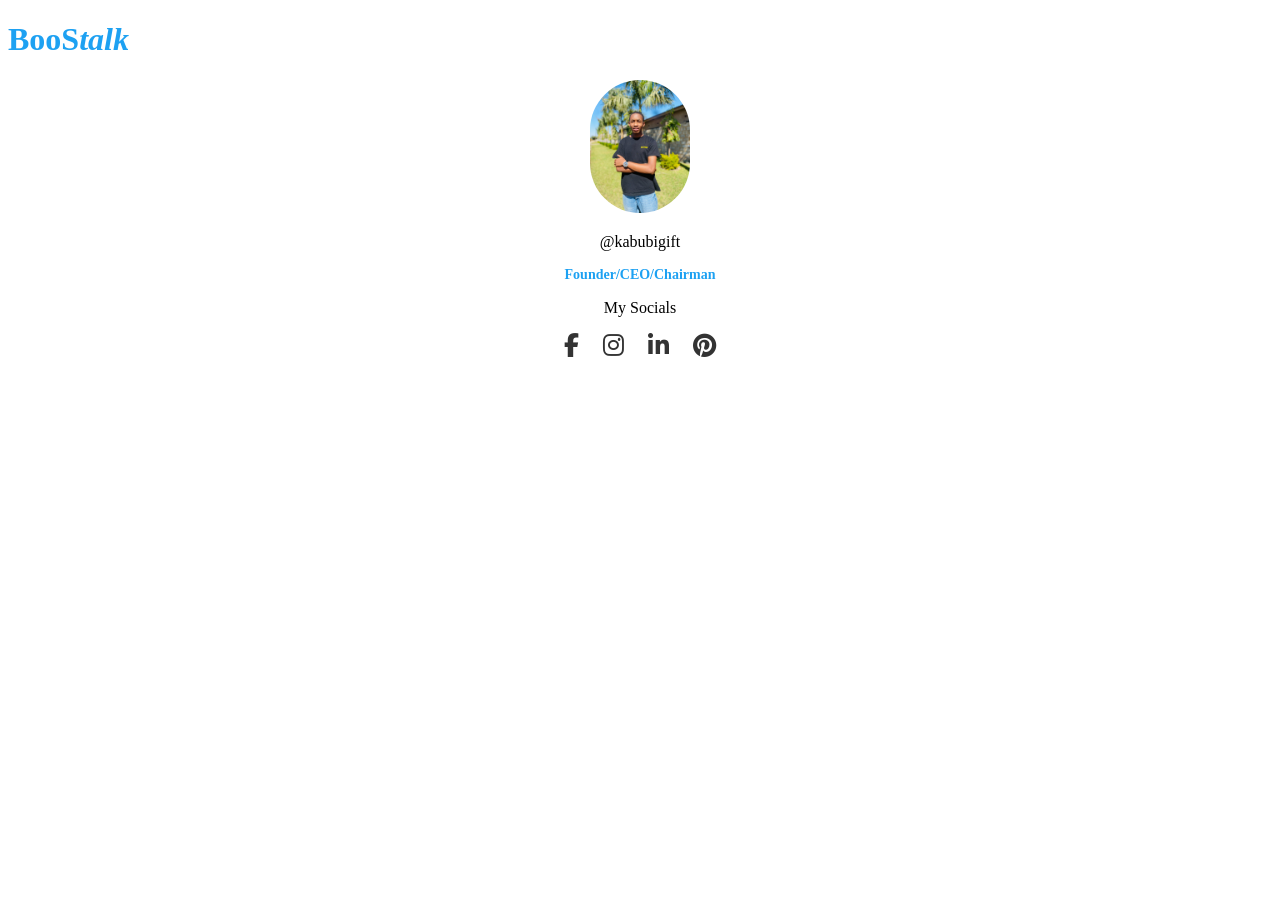
<file: index.html>
<!DOCTYPE html>
<html lang="en">
  <head>
    <meta charset="UTF-8" />
    <meta name="viewport" content="width=device-width, initial-scale=1.0" />



    
    <title>Document</title>
    <link
      rel="stylesheet"
      href="https://cdnjs.cloudflare.com/ajax/libs/font-awesome/6.5.0/css/all.min.css"
    />
    <link rel="stylesheet" href="app.css" />
  </head>
  <body>
    <div class="app-name">
      <h1>BooS<i>talk</i></h1>
    </div>
    <div class="image-container">
      <img src="image2.jpg" alt="My Profile" />
      <p>@kabubigift</p>
      <h2>Founder/CEO/Chairman</h2>
      <p>My Socials</p>
    </div>

    <div class="social-links">
      <a href="https://www.facebook.com" target="_blank"
        ><i class="fab fa-facebook-f"></i
      ></a>

      <a href="https://www.instagram.com" target="_blank">
        <i class="fab fa-instagram"></i
      ></a>
      <a href="https://www.linkedin.com" target="_blank"
        ><i class="fab fa-linkedin-in"></i
      ></a>

      <a href="https://www.pinterest.com" target="_blank"
        ><i class="fab fa-pinterest"></i
      ></a>
    </div>
  </body>
</html>
</file>
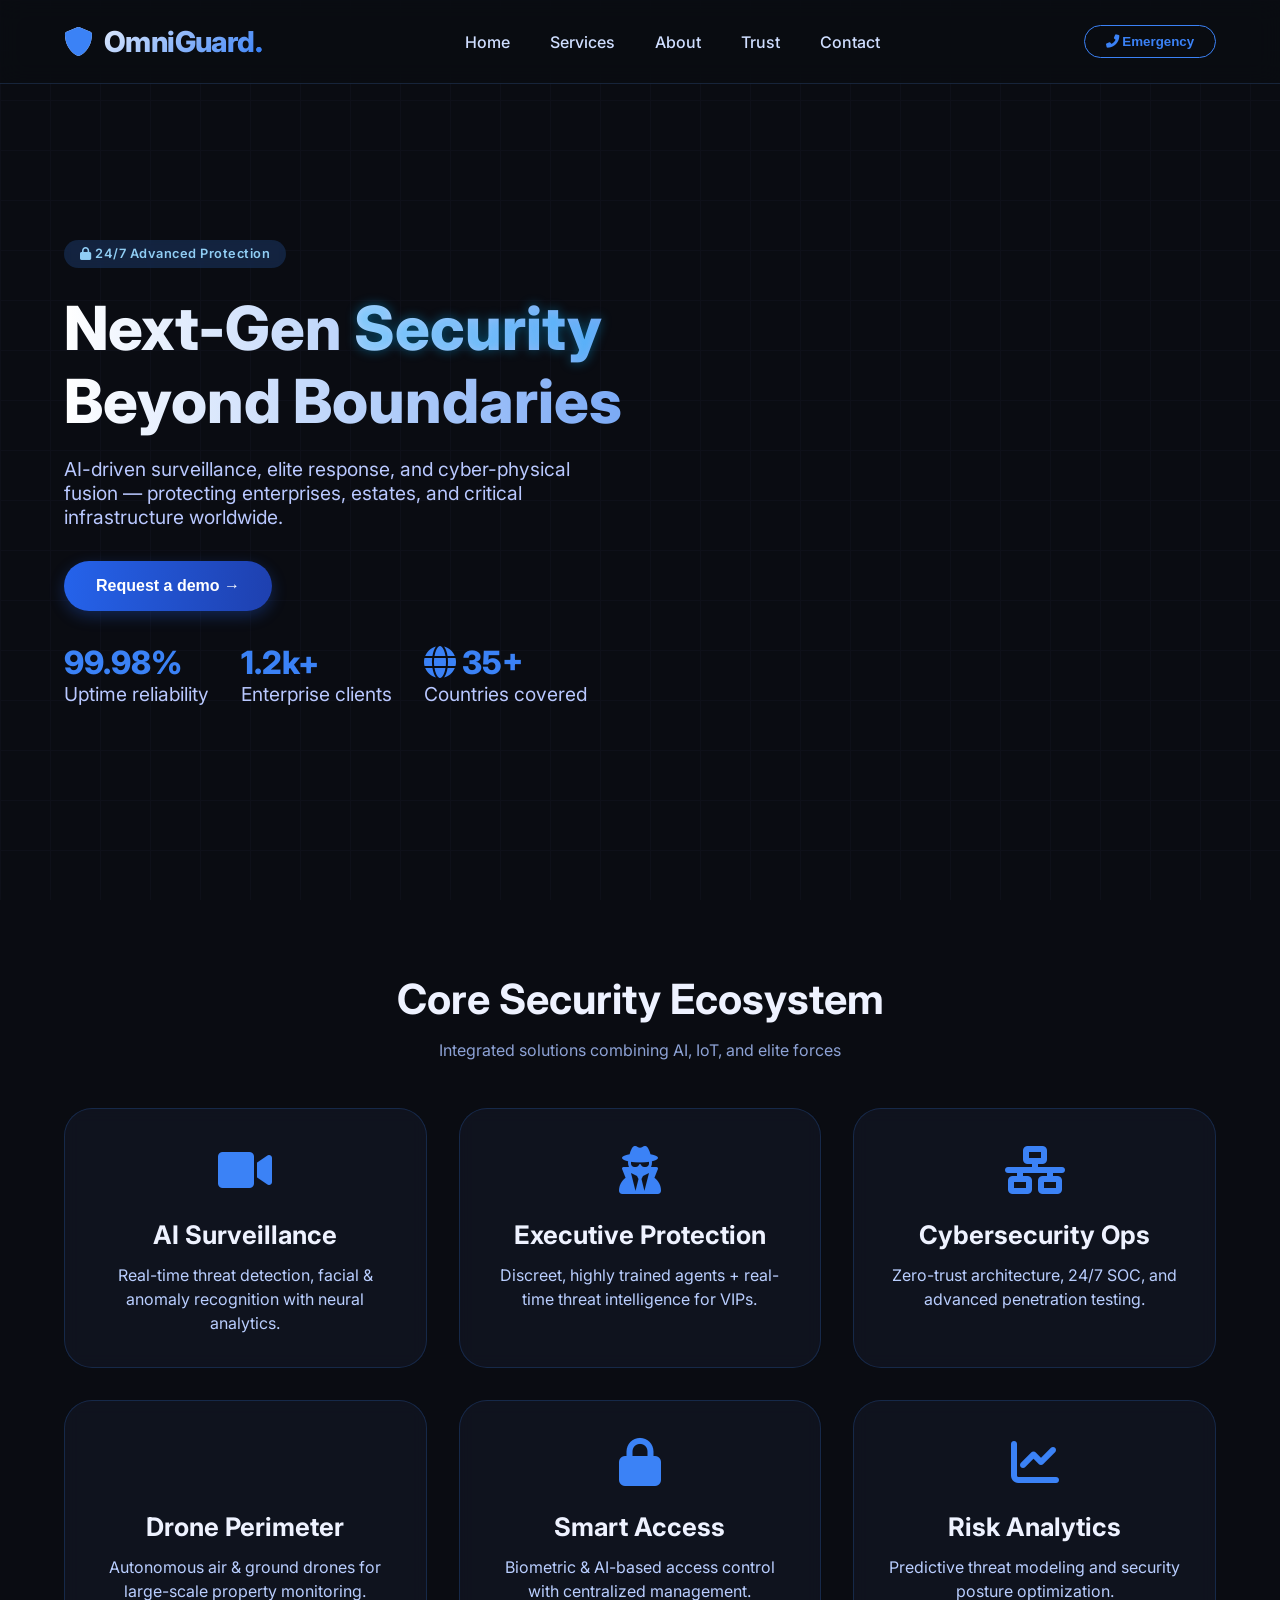
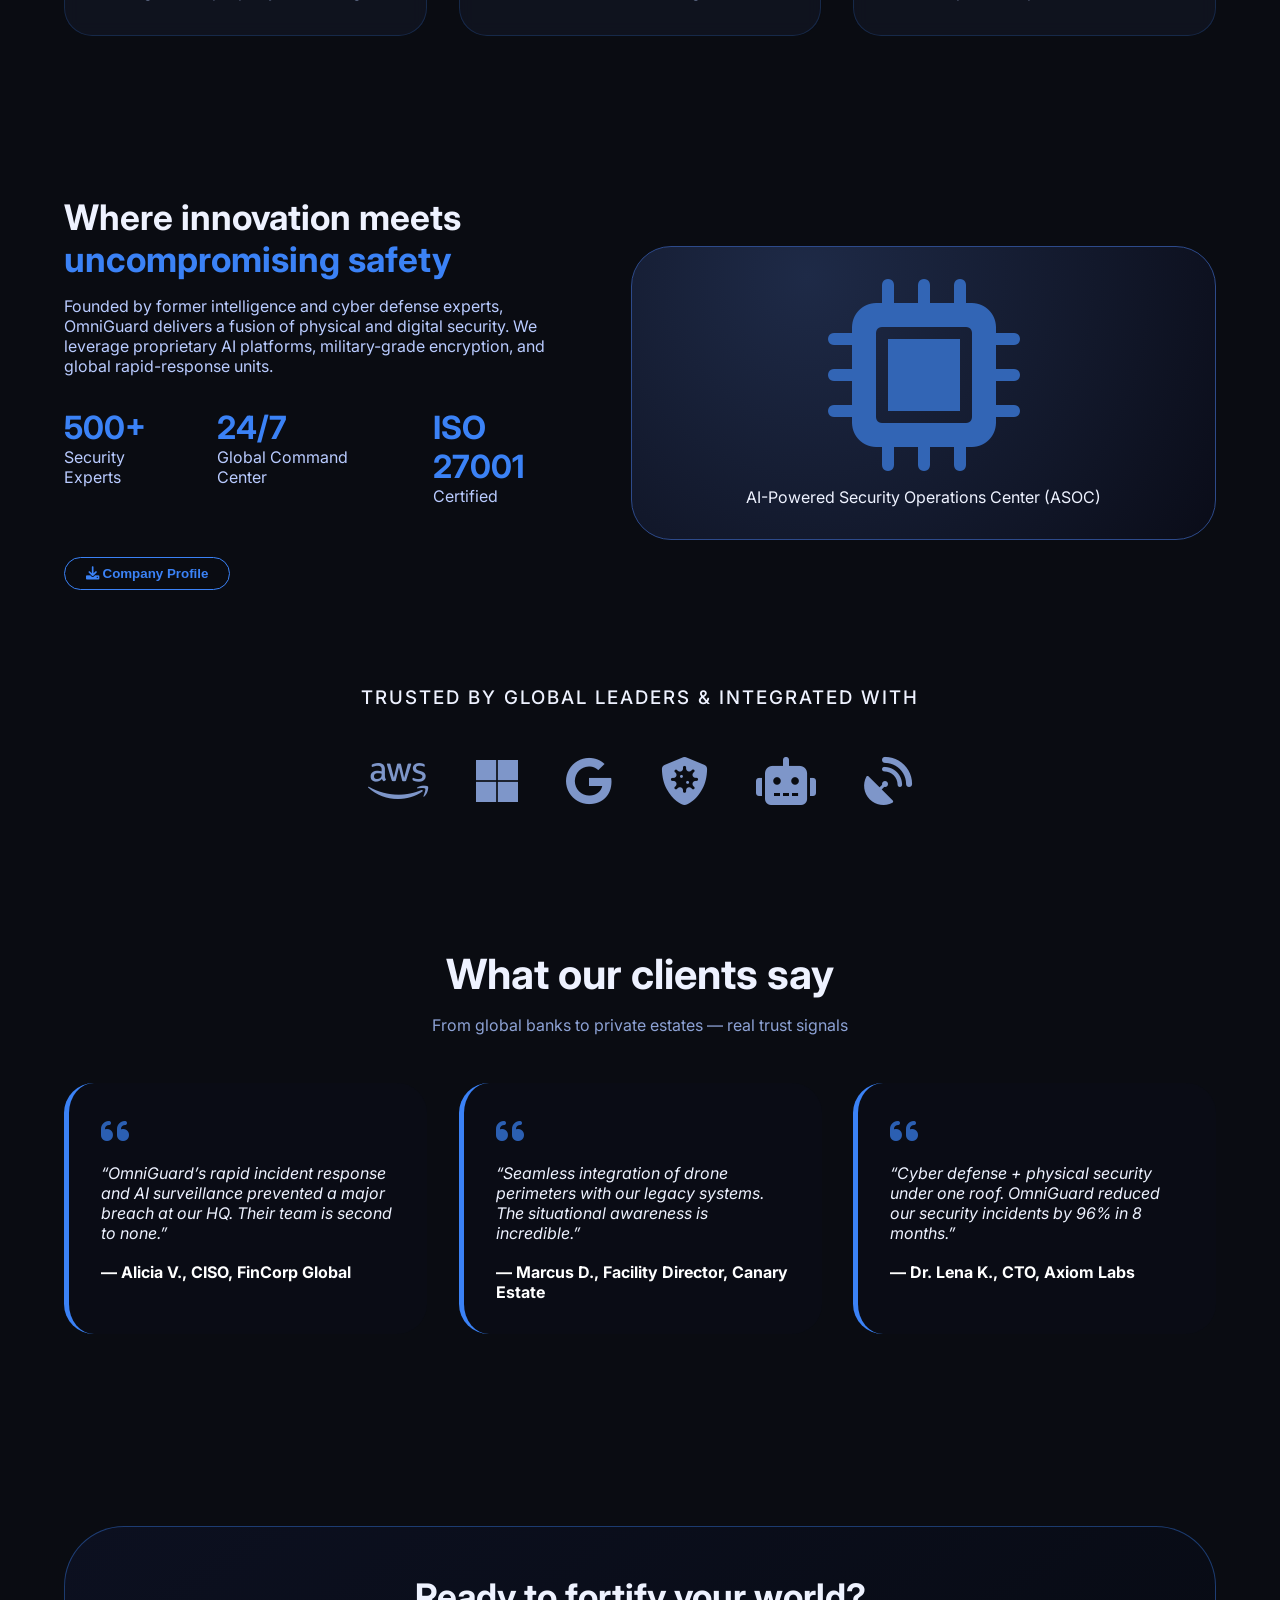
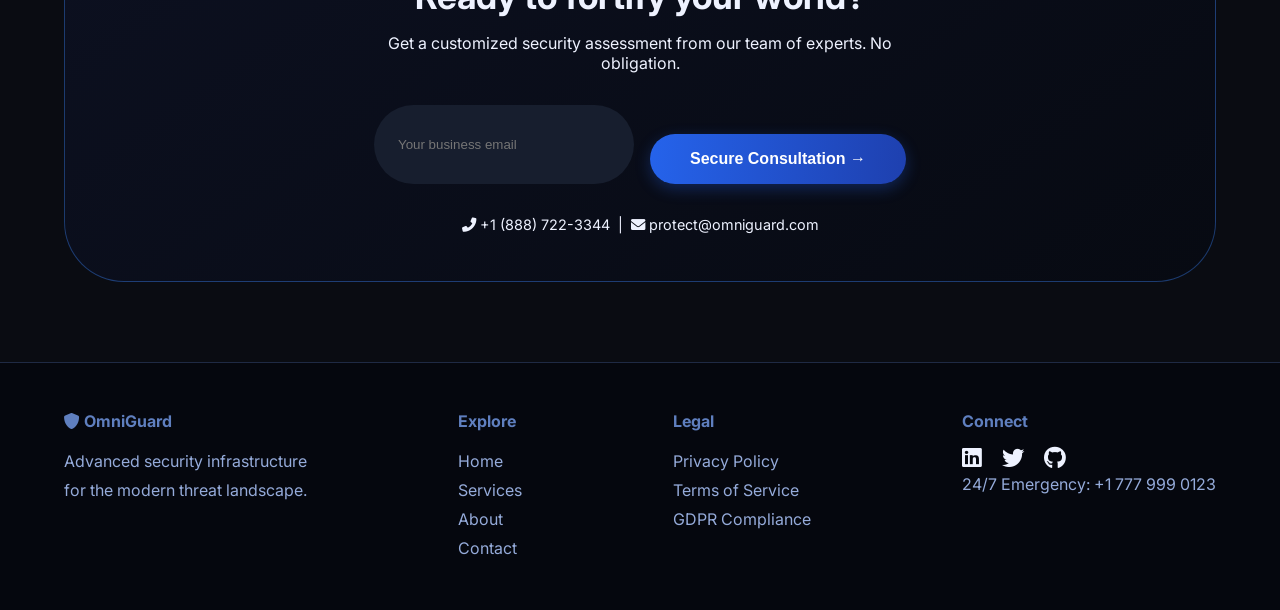
<file: try.html>
<!DOCTYPE html>
<html lang="en">
<head>
  <meta charset="UTF-8">
  <meta name="viewport" content="width=device-width, initial-scale=1.0, viewport-fit=cover">
  <title>OmniGuard | Advanced Security Solutions</title>
  <!-- Google Fonts & Font Awesome -->
  <link href="https://fonts.googleapis.com/css2?family=Inter:opsz,wght@14..32,300;14..32,400;14..32,600;14..32,700;14..32,800&display=swap" rel="stylesheet">
  <link rel="stylesheet" href="https://cdnjs.cloudflare.com/ajax/libs/font-awesome/6.0.0-beta3/css/all.min.css">
  <!-- AOS Library (Scroll animations) -->
  <link href="https://unpkg.com/aos@2.3.1/dist/aos.css" rel="stylesheet">
  <style>
    * {
      margin: 0;
      padding: 0;
      box-sizing: border-box;
    }

    body {
      font-family: 'Inter', sans-serif;
      background-color: #0a0c12;
      color: #eef2ff;
      scroll-behavior: smooth;
      overflow-x: hidden;
    }

    /* custom scrollbar */
    ::-webkit-scrollbar {
      width: 8px;
    }
    ::-webkit-scrollbar-track {
      background: #11141f;
    }
    ::-webkit-scrollbar-thumb {
      background: #2d5f9e;
      border-radius: 10px;
    }

    /* background subtle grid */
    .bg-grid {
      position: fixed;
      top: 0;
      left: 0;
      width: 100%;
      height: 100%;
      background-image: 
        linear-gradient(#1e2438 1px, transparent 1px),
        linear-gradient(90deg, #1e2438 1px, transparent 1px);
      background-size: 50px 50px;
      opacity: 0.2;
      pointer-events: none;
      z-index: -1;
    }

    /* GLOW EFFECTS */
    .glow-text {
      text-shadow: 0 0 12px rgba(0, 180, 255, 0.4);
    }

    /* navbar */
    .navbar {
      display: flex;
      justify-content: space-between;
      align-items: center;
      padding: 1.5rem 5%;
      backdrop-filter: blur(12px);
      background: rgba(10, 12, 18, 0.75);
      position: sticky;
      top: 0;
      z-index: 100;
      border-bottom: 1px solid rgba(57, 98, 155, 0.3);
      transition: all 0.3s;
    }
    .logo {
      font-size: 1.8rem;
      font-weight: 800;
      letter-spacing: -0.02em;
      background: linear-gradient(135deg, #FFFFFF, #3b82f6);
      -webkit-background-clip: text;
      background-clip: text;
      color: transparent;
    }
    .logo span {
      color: #3b82f6;
      background: none;
      -webkit-background-clip: unset;
    }
    .nav-links {
      display: flex;
      gap: 2.5rem;
      list-style: none;
    }
    .nav-links a {
      text-decoration: none;
      color: #cfdeff;
      font-weight: 500;
      transition: 0.2s;
      font-size: 1rem;
    }
    .nav-links a:hover {
      color: #3b82f6;
      border-bottom: 2px solid #3b82f6;
      padding-bottom: 4px;
    }
    .btn-outline-light {
      border: 1.5px solid #3b82f6;
      background: transparent;
      padding: 0.5rem 1.3rem;
      border-radius: 40px;
      font-weight: 600;
      color: #3b82f6;
      cursor: pointer;
      transition: 0.2s;
    }
    .btn-outline-light:hover {
      background: #3b82f6;
      color: white;
      box-shadow: 0 0 12px #3b82f6;
    }

    /* Hero Section */
    .hero {
      min-height: 90vh;
      display: flex;
      align-items: center;
      padding: 0 5%;
      position: relative;
      justify-content: space-between;
      flex-wrap: wrap;
      gap: 2rem;
    }
    .hero-content {
      flex: 1;
      min-width: 280px;
      z-index: 2;
    }
    .hero-content .badge {
      background: rgba(59,130,246,0.2);
      display: inline-block;
      padding: 0.4rem 1rem;
      border-radius: 40px;
      font-size: 0.8rem;
      font-weight: 600;
      letter-spacing: 0.5px;
      backdrop-filter: blur(4px);
      margin-bottom: 1.5rem;
      color: #90cdf4;
    }
    .hero-content h1 {
      font-size: 3.8rem;
      font-weight: 800;
      line-height: 1.2;
      margin-bottom: 1.2rem;
      background: linear-gradient(to right, #fff, #7aa9f5);
      -webkit-background-clip: text;
      background-clip: text;
      color: transparent;
    }
    .hero-content p {
      font-size: 1.2rem;
      color: #b9c8ff;
      max-width: 550px;
      margin-bottom: 2rem;
    }
    .hero-stats {
      display: flex;
      gap: 2rem;
      margin-top: 2rem;
    }
    .stat h3 {
      font-size: 2rem;
      font-weight: 800;
      color: #3b82f6;
    }
    .hero-image {
      flex: 1;
      display: flex;
      justify-content: center;
      filter: drop-shadow(0 20px 30px rgba(0,0,0,0.5));
    }
    .hero-image i {
      font-size: 22rem;
      color: #1e2a47;
      transition: transform 0.3s;
    }
    .btn-primary {
      background: linear-gradient(95deg, #2563eb, #1e40af);
      border: none;
      padding: 1rem 2rem;
      border-radius: 50px;
      font-weight: 700;
      font-size: 1rem;
      color: white;
      cursor: pointer;
      transition: 0.3s;
      box-shadow: 0 5px 15px rgba(37,99,235,0.3);
    }
    .btn-primary:hover {
      transform: scale(1.03);
      box-shadow: 0 12px 25px rgba(37,99,235,0.5);
    }

    /* section style */
    section {
      padding: 5rem 5%;
    }
    .section-title {
      text-align: center;
      font-size: 2.6rem;
      font-weight: 700;
      margin-bottom: 1rem;
    }
    .section-sub {
      text-align: center;
      color: #8da2d5;
      max-width: 700px;
      margin: 0 auto 3rem auto;
    }

    /* services grid */
    .services-grid {
      display: grid;
      grid-template-columns: repeat(auto-fit, minmax(280px, 1fr));
      gap: 2rem;
      margin-top: 2rem;
    }
    .service-card {
      background: rgba(18, 22, 35, 0.75);
      backdrop-filter: blur(8px);
      border-radius: 28px;
      padding: 2rem;
      border: 1px solid rgba(59,130,246,0.2);
      transition: all 0.3s ease;
      text-align: center;
    }
    .service-card:hover {
      transform: translateY(-8px);
      border-color: #3b82f6;
      box-shadow: 0 20px 35px -15px rgba(0, 0, 0, 0.5);
      background: rgba(25, 30, 45, 0.9);
    }
    .service-icon {
      font-size: 3rem;
      color: #3b82f6;
      margin-bottom: 1.2rem;
    }
    .service-card h3 {
      font-size: 1.6rem;
      margin-bottom: 0.8rem;
    }
    .service-card p {
      color: #b9ceff;
      line-height: 1.5;
    }

    /* about section with floating elements */
    .about-container {
      display: flex;
      flex-wrap: wrap;
      gap: 3rem;
      align-items: center;
    }
    .about-text {
      flex: 1;
    }
    .about-text h2 {
      font-size: 2.2rem;
      margin-bottom: 1rem;
    }
    .about-text p {
      margin-bottom: 1.2rem;
      color: #b9cbff;
    }
    .about-stats {
      display: flex;
      gap: 2rem;
      margin: 2rem 0;
    }
    .about-stats div h4 {
      font-size: 2rem;
      color: #3b82f6;
    }
    .about-image {
      flex: 1;
      background: radial-gradient(circle at 30% 10%, #1e2a47, #0a0c18);
      border-radius: 40px;
      padding: 2rem;
      text-align: center;
      border: 1px solid #2d4a8a;
    }
    .about-image i {
      font-size: 12rem;
      color: #3265b5;
    }

    /* tech carousel / partners */
    .tech-strip {
      display: flex;
      flex-wrap: wrap;
      justify-content: center;
      gap: 3rem;
      margin: 3rem 0;
    }
    .tech-strip i {
      font-size: 3rem;
      color: #7e96c9;
      transition: 0.2s;
    }
    .tech-strip i:hover {
      color: #3b82f6;
      transform: scale(1.1);
    }

    /* Testimonials */
    .testimonials-grid {
      display: grid;
      grid-template-columns: repeat(auto-fit, minmax(300px, 1fr));
      gap: 2rem;
    }
    .testimonial {
      background: rgba(10, 14, 23, 0.7);
      padding: 2rem;
      border-radius: 30px;
      border-left: 5px solid #3b82f6;
      transition: 0.2s;
    }
    .testimonial i {
      color: #3b82f6;
      font-size: 2rem;
      margin-bottom: 1rem;
      opacity: 0.7;
    }
    .testimonial p {
      font-style: italic;
      margin-bottom: 1.2rem;
    }
    .client {
      font-weight: 700;
      color: white;
    }

    /* contact + CTA */
    .cta-section {
      background: linear-gradient(145deg, #0c1020, #070a12);
      border-radius: 60px;
      padding: 3rem;
      text-align: center;
      margin-top: 2rem;
      border: 1px solid rgba(59,130,246,0.4);
    }
    .cta-section h2 {
      font-size: 2.2rem;
    }
    .cta-section .btn-primary {
      margin-top: 1.8rem;
      padding: 1rem 2.5rem;
    }
    footer {
      background: #05070e;
      padding: 3rem 5%;
      display: flex;
      justify-content: space-between;
      flex-wrap: wrap;
      gap: 2rem;
      border-top: 1px solid #1f2a44;
    }
    .footer-col h4 {
      margin-bottom: 1rem;
      color: #5f7fbf;
    }
    .footer-col p, .footer-col a {
      color: #95abda;
      text-decoration: none;
      line-height: 1.8;
    }
    .social-icons i {
      font-size: 1.4rem;
      margin-right: 1rem;
      transition: 0.2s;
      cursor: pointer;
    }
    .social-icons i:hover {
      color: #3b82f6;
    }

    @media (max-width: 768px) {
      .navbar {
        flex-direction: column;
        gap: 1rem;
      }
      .nav-links {
        gap: 1.5rem;
      }
      .hero-content h1 {
        font-size: 2.5rem;
      }
      .hero-image i {
        font-size: 12rem;
      }
      .section-title {
        font-size: 2rem;
      }
    }
  </style>
</head>
<body>
<div class="bg-grid"></div>

<!-- Navigation -->
<nav class="navbar">
  <div class="logo"><i class="fas fa-shield-alt" style="color:#3b82f6; margin-right: 6px;"></i> OmniGuard<span>.</span></div>
  <ul class="nav-links">
    <li><a href="#home">Home</a></li>
    <li><a href="#services">Services</a></li>
    <li><a href="#about">About</a></li>
    <li><a href="#testimonials">Trust</a></li>
    <li><a href="#contact">Contact</a></li>
  </ul>
  <button class="btn-outline-light" id="emergencyBtn"><i class="fas fa-phone-alt"></i> Emergency</button>
</nav>

<!-- Hero Section -->
<section id="home" class="hero">
  <div class="hero-content" data-aos="fade-right" data-aos-duration="1000">
    <div class="badge"><i class="fas fa-lock"></i> 24/7 Advanced Protection</div>
    <h1>Next-Gen <span class="glow-text">Security</span> Beyond Boundaries</h1>
    <p>AI-driven surveillance, elite response, and cyber-physical fusion — protecting enterprises, estates, and critical infrastructure worldwide.</p>
    <button class="btn-primary" onclick="alert('🔒 Connect with our security experts now.')">Request a demo →</button>
    <div class="hero-stats">
      <div class="stat"><h3>99.98%</h3><p>Uptime reliability</p></div>
      <div class="stat"><h3>1.2k+</h3><p>Enterprise clients</p></div>
      <div class="stat"><h3><i class="fas fa-globe"></i> 35+</h3><p>Countries covered</p></div>
    </div>
  </div>
  <div class="hero-image" data-aos="fade-left" data-aos-duration="1000">
    <i class="fas fa-shield-hog"></i>
  </div>
</section>

<!-- Services Section -->
<section id="services">
  <h2 class="section-title" data-aos="fade-up">Core Security Ecosystem</h2>
  <p class="section-sub" data-aos="fade-up">Integrated solutions combining AI, IoT, and elite forces</p>
  <div class="services-grid">
    <div class="service-card" data-aos="zoom-in" data-aos-delay="100">
      <div class="service-icon"><i class="fas fa-video"></i></div>
      <h3>AI Surveillance</h3>
      <p>Real-time threat detection, facial & anomaly recognition with neural analytics.</p>
    </div>
    <div class="service-card" data-aos="zoom-in" data-aos-delay="200">
      <div class="service-icon"><i class="fas fa-user-secret"></i></div>
      <h3>Executive Protection</h3>
      <p>Discreet, highly trained agents + real-time threat intelligence for VIPs.</p>
    </div>
    <div class="service-card" data-aos="zoom-in" data-aos-delay="300">
      <div class="service-icon"><i class="fas fa-network-wired"></i></div>
      <h3>Cybersecurity Ops</h3>
      <p>Zero-trust architecture, 24/7 SOC, and advanced penetration testing.</p>
    </div>
    <div class="service-card" data-aos="zoom-in" data-aos-delay="400">
      <div class="service-icon"><i class="fas fa-drone"></i></div>
      <h3>Drone Perimeter</h3>
      <p>Autonomous air & ground drones for large-scale property monitoring.</p>
    </div>
    <div class="service-card" data-aos="zoom-in" data-aos-delay="500">
      <div class="service-icon"><i class="fas fa-lock"></i></div>
      <h3>Smart Access</h3>
      <p>Biometric & AI-based access control with centralized management.</p>
    </div>
    <div class="service-card" data-aos="zoom-in" data-aos-delay="600">
      <div class="service-icon"><i class="fas fa-chart-line"></i></div>
      <h3>Risk Analytics</h3>
      <p>Predictive threat modeling and security posture optimization.</p>
    </div>
  </div>
</section>

<!-- About Section -->
<section id="about">
  <div class="about-container">
    <div class="about-text" data-aos="fade-right">
      <h2>Where innovation meets <span style="color:#3b82f6;">uncompromising safety</span></h2>
      <p>Founded by former intelligence and cyber defense experts, OmniGuard delivers a fusion of physical and digital security. We leverage proprietary AI platforms, military-grade encryption, and global rapid-response units.</p>
      <div class="about-stats">
        <div><h4>500+</h4><p>Security Experts</p></div>
        <div><h4>24/7</h4><p>Global Command Center</p></div>
        <div><h4>ISO 27001</h4><p>Certified</p></div>
      </div>
      <button class="btn-outline-light" onclick="alert('Download our security whitepaper.')"><i class="fas fa-download"></i> Company Profile</button>
    </div>
    <div class="about-image" data-aos="fade-left">
      <i class="fas fa-microchip"></i>
      <p style="margin-top: 1rem;">AI-Powered Security Operations Center (ASOC)</p>
    </div>
  </div>
</section>

<!-- Tech Partners / Advanced tech strip -->
<div style="padding: 1rem 5%; text-align: center;">
  <h3 style="font-weight: 500; letter-spacing: 2px;">TRUSTED BY GLOBAL LEADERS & INTEGRATED WITH</h3>
  <div class="tech-strip">
    <i class="fab fa-aws"></i>
    <i class="fab fa-microsoft"></i>
    <i class="fab fa-google"></i>
    <i class="fas fa-shield-virus"></i>
    <i class="fas fa-robot"></i>
    <i class="fas fa-satellite-dish"></i>
  </div>
</div>

<!-- Testimonials Section -->
<section id="testimonials">
  <h2 class="section-title" data-aos="fade-up">What our clients say</h2>
  <p class="section-sub" data-aos="fade-up">From global banks to private estates — real trust signals</p>
  <div class="testimonials-grid">
    <div class="testimonial" data-aos="flip-left">
      <i class="fas fa-quote-left"></i>
      <p>“OmniGuard’s rapid incident response and AI surveillance prevented a major breach at our HQ. Their team is second to none.”</p>
      <div class="client">— Alicia V., CISO, FinCorp Global</div>
    </div>
    <div class="testimonial" data-aos="flip-left" data-aos-delay="100">
      <i class="fas fa-quote-left"></i>
      <p>“Seamless integration of drone perimeters with our legacy systems. The situational awareness is incredible.”</p>
      <div class="client">— Marcus D., Facility Director, Canary Estate</div>
    </div>
    <div class="testimonial" data-aos="flip-left" data-aos-delay="200">
      <i class="fas fa-quote-left"></i>
      <p>“Cyber defense + physical security under one roof. OmniGuard reduced our security incidents by 96% in 8 months.”</p>
      <div class="client">— Dr. Lena K., CTO, Axiom Labs</div>
    </div>
  </div>
</section>

<!-- Contact / CTA Section -->
<section id="contact">
  <div class="cta-section" data-aos="zoom-in-up">
    <h2>Ready to fortify your world?</h2>
    <p style="margin: 1rem auto; max-width: 550px;">Get a customized security assessment from our team of experts. No obligation.</p>
    <div style="display: flex; flex-wrap: wrap; justify-content: center; gap: 1rem; margin-top: 2rem;">
      <input type="email" placeholder="Your business email" id="contactEmail" style="padding: 1rem 1.5rem; border-radius: 60px; border: none; background: #171e2e; color: white; width: 260px;">
      <button class="btn-primary" onclick="let email=document.getElementById('contactEmail').value; if(email) alert('Thank you! Our security specialist will contact '+email+' within 24h.'); else alert('Please enter an email address.');">Secure Consultation →</button>
    </div>
    <div style="margin-top: 2rem; font-size: 0.9rem;"><i class="fas fa-phone-alt"></i> +1 (888) 722-3344 &nbsp;|&nbsp; <i class="fas fa-envelope"></i> protect@omniguard.com</div>
  </div>
</section>

<!-- Footer -->
<footer>
  <div class="footer-col">
    <h4><i class="fas fa-shield-alt"></i> OmniGuard</h4>
    <p>Advanced security infrastructure <br> for the modern threat landscape.</p>
  </div>
  <div class="footer-col">
    <h4>Explore</h4>
    <p><a href="#home">Home</a></p>
    <p><a href="#services">Services</a></p>
    <p><a href="#about">About</a></p>
    <p><a href="#contact">Contact</a></p>
  </div>
  <div class="footer-col">
    <h4>Legal</h4>
    <p>Privacy Policy</p>
    <p>Terms of Service</p>
    <p>GDPR Compliance</p>
  </div>
  <div class="footer-col">
    <h4>Connect</h4>
    <div class="social-icons">
      <i class="fab fa-linkedin"></i>
      <i class="fab fa-twitter"></i>
      <i class="fab fa-github"></i>
    </div>
    <p>24/7 Emergency: +1 777 999 0123</p>
  </div>
</footer>

<!-- emergency script + AOS initialization -->
<script src="https://unpkg.com/aos@2.3.1/dist/aos.js"></script>
<script>
  AOS.init({
    duration: 800,
    once: true,
    mirror: false,
  });

  // emergency button interaction
  const emergencyBtn = document.getElementById('emergencyBtn');
  emergencyBtn.addEventListener('click', () => {
    alert("🚨 Emergency line activated: Our rapid response team has been notified. Stay safe. Dial +1 777 999 0123 for immediate assistance.");
  });

  // smooth scroll for all anchor links
  document.querySelectorAll('a[href^="#"]').forEach(anchor => {
    anchor.addEventListener('click', function(e) {
      const href = this.getAttribute('href');
      if (href === "#" || href === "") return;
      const targetElement = document.querySelector(href);
      if (targetElement) {
        e.preventDefault();
        targetElement.scrollIntoView({ behavior: 'smooth', block: 'start' });
      }
    });
  });

  // tiny dynamic effect on service card icons (optional)
  const cards = document.querySelectorAll('.service-card');
  cards.forEach(card => {
    card.addEventListener('mouseenter', () => {
      const icon = card.querySelector('.service-icon i');
      if(icon) icon.style.transform = "scale(1.05)";
    });
    card.addEventListener('mouseleave', () => {
      const icon = card.querySelector('.service-icon i');
      if(icon) icon.style.transform = "scale(1)";
    });
  });
</script>
</body>
</html>
</file>
<file: app.css>
.app-name{
    color: #1DA1F2;
}
.talk:hover {
    color: #1DA1F2;

}
.image-container {
    text-align: center;
}
.image-container img {
    width: 100px;
    border-radius: 50px;
    text-align: center;
}
.image-container p {
    text-align: center;
}
.image-container h2{
    font-size: 14px;
    color: #1DA1F2;
}

.social-links a{
    font-size: 24px;
    text-decoration: none;
    color: #333;
    margin: 0 10px;
    transition: color 0.3s, transform 0.3s;
  
}
.social-links {
    text-align: center;
}

.social-links a:hover{
    color: #1DA1F2;
    transform: scale(1.2);
}
</file>
